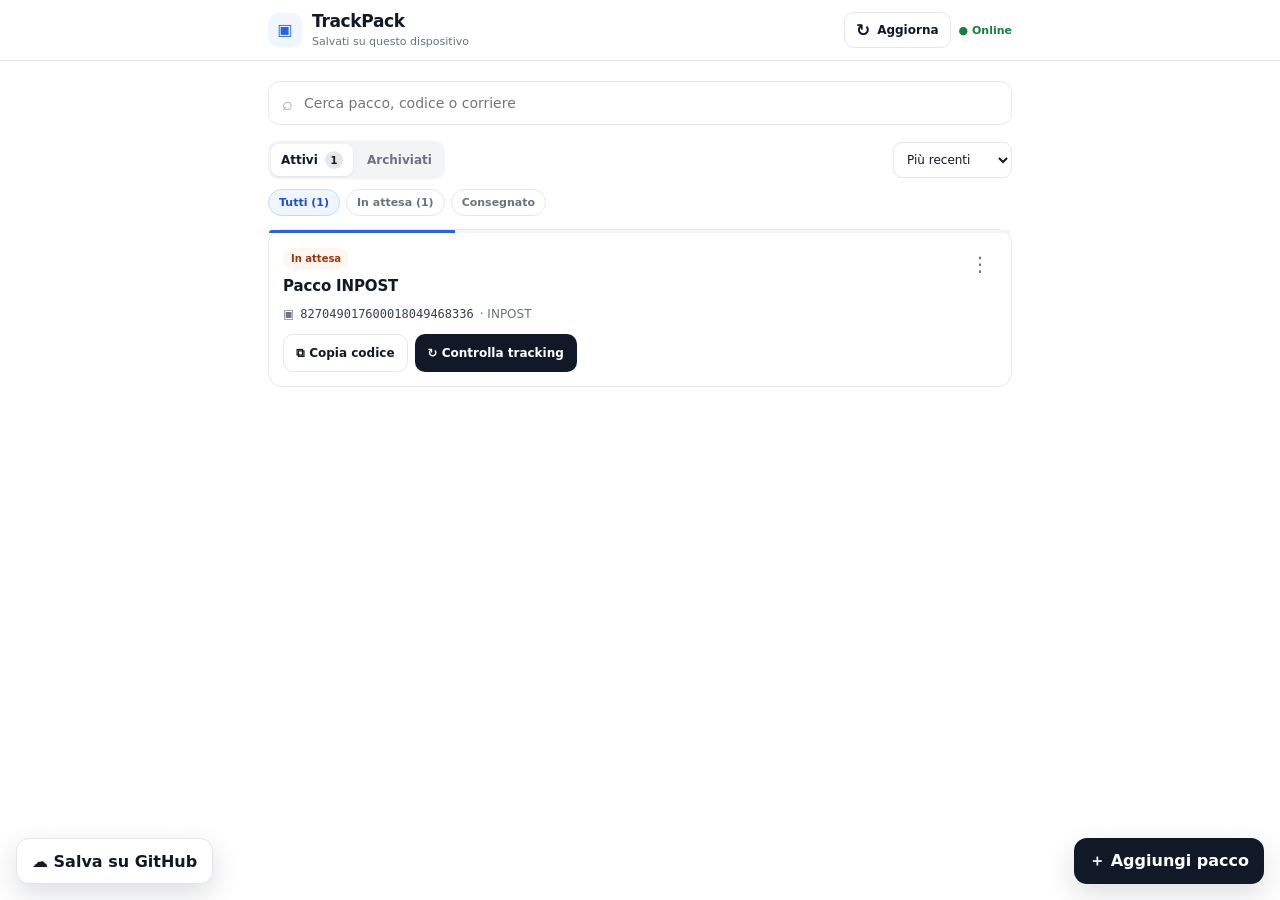
<file: index.html>
<!doctype html>
<html lang="it">
<head>
  <meta charset="utf-8">
  <meta name="viewport" content="width=device-width,initial-scale=1,viewport-fit=cover">
  <meta name="theme-color" content="#ffffff">
  <meta name="description" content="Gestisci e controlla i codici tracking dei tuoi pacchi.">
  <meta name="apple-mobile-web-app-capable" content="yes">
  <meta name="apple-mobile-web-app-status-bar-style" content="default">
  <meta name="apple-mobile-web-app-title" content="TrackPack">
  <link rel="manifest" href="./manifest.json">
  <link rel="icon" href="./icon.svg" type="image/svg+xml">
  <link rel="apple-touch-icon" href="./icon.svg">
  <link rel="stylesheet" href="./app.css?v=minimal4">
  <link rel="stylesheet" href="./tracking-status.css?v=minimal4">
  <title>TrackPack</title>
</head>
<body>
  <header class="topbar">
    <div class="topbar-inner">
      <div class="brand">
        <div class="brand-icon" aria-hidden="true">▣</div>
        <div>
          <h1>TrackPack</h1>
          <p id="storageLabel">Salvati su questo dispositivo</p>
        </div>
      </div>
      <div class="header-actions">
        <button id="forceRefreshButton" class="refresh-button" type="button" aria-label="Aggiorna tracking e carica l'ultima versione di TrackPack" title="Aggiorna tracking e applicazione">
          <span class="refresh-icon" aria-hidden="true">↻</span>
          <span class="refresh-label">Aggiorna</span>
        </button>
        <div class="connection" id="connectionStatus" aria-live="polite">● Online</div>
      </div>
    </div>
  </header>

  <main class="container">
    <div class="warning hidden" id="storageWarning" role="alert">
      Il browser sta bloccando il salvataggio locale. Le modifiche potrebbero non essere conservate.
    </div>

    <label class="search-wrap" aria-label="Cerca pacchi">
      <span aria-hidden="true">⌕</span>
      <input id="searchInput" type="search" placeholder="Cerca pacco, codice o corriere" autocomplete="off">
    </label>

    <section class="toolbar" aria-label="Visualizzazione e ordinamento">
      <div class="tabs" role="tablist" aria-label="Pacchi">
        <button class="tab active" data-view="active" role="tab" aria-selected="true">Attivi <span id="activeCount" class="count">0</span></button>
        <button class="tab" data-view="archived" role="tab" aria-selected="false">Archiviati</button>
      </div>
      <label class="sort-label">
        <span class="sr-only">Ordina</span>
        <select id="sortSelect">
          <option value="dateDesc">Più recenti</option>
          <option value="dateAsc">Meno recenti</option>
          <option value="nameAsc">Nome A–Z</option>
          <option value="nameDesc">Nome Z–A</option>
        </select>
      </label>
    </section>

    <nav class="filters" id="statusFilters" aria-label="Filtra per stato"></nav>
    <section id="packageList" class="package-list" aria-live="polite"></section>
  </main>

  <button id="githubSyncFab" class="sync-fab" type="button">☁ Salva su GitHub</button>
  <button class="fab" id="openAddDialog" type="button">＋ <span>Aggiungi pacco</span></button>
  <div id="toast" class="toast hidden" role="status" aria-live="polite"></div>

  <dialog id="addDialog" class="modal">
    <form id="addForm" method="dialog">
      <div class="modal-head">
        <div><h2>Nuovo pacco</h2><p>Inserisci il codice e scegli il corriere.</p></div>
        <button class="icon-button" type="button" data-close="addDialog" aria-label="Chiudi">×</button>
      </div>
      <label class="field">
        <span>Codice tracking <b>*</b></span>
        <input id="trackingCode" maxlength="100" placeholder="Codice spedizione" autocomplete="off" required>
        <small>I codici numerici di 24 cifre vengono proposti automaticamente come INPOST.</small>
      </label>
      <fieldset class="field">
        <legend>Corriere <b>*</b></legend>
        <div class="carrier-grid" id="carrierGrid"></div>
        <input type="hidden" id="carrier" required>
      </fieldset>
      <label class="field">
        <span>Nome del pacco <em>(opzionale)</em></span>
        <input id="description" maxlength="255" placeholder="Es. Scarpe estive">
      </label>
      <details class="advanced">
        <summary>Dettagli avanzati</summary>
        <div class="advanced-grid">
          <label class="field"><span>Mittente</span><input id="origin" maxlength="255" placeholder="Es. Milano"></label>
          <label class="field"><span>Destinatario</span><input id="destination" maxlength="255" placeholder="Es. Roma"></label>
          <label class="field"><span>Consegna stimata</span><input id="estimatedDelivery" type="date"></label>
        </div>
      </details>
      <p class="form-error hidden" id="formError" role="alert"></p>
      <div class="modal-actions">
        <button class="button secondary" type="button" data-close="addDialog">Annulla</button>
        <button class="button primary" type="submit">Salva</button>
      </div>
    </form>
  </dialog>

  <dialog id="renameDialog" class="modal small">
    <form id="renameForm" method="dialog">
      <div class="modal-head">
        <div><h2>Rinomina pacco</h2><p>Scegli un nome facile da riconoscere.</p></div>
        <button class="icon-button" type="button" data-close="renameDialog" aria-label="Chiudi">×</button>
      </div>
      <label class="field"><span>Nome</span><input id="renameInput" maxlength="255" required></label>
      <div class="modal-actions">
        <button class="button secondary" type="button" data-close="renameDialog">Annulla</button>
        <button class="button primary" type="submit">Salva</button>
      </div>
    </form>
  </dialog>

  <dialog id="statusDialog" class="modal small">
    <form id="statusForm" method="dialog">
      <div class="modal-head">
        <div><h2>Aggiorna stato</h2><p id="statusDescription"></p></div>
        <button class="icon-button" type="button" data-close="statusDialog" aria-label="Chiudi">×</button>
      </div>
      <label class="field">
        <span>Nuovo stato</span>
        <select id="statusSelect">
          <option value="pending">In attesa</option>
          <option value="delivered">Consegnato</option>
        </select>
      </label>
      <div class="modal-actions">
        <button class="button secondary" type="button" data-close="statusDialog">Annulla</button>
        <button class="button primary" type="submit">Salva</button>
      </div>
    </form>
  </dialog>

  <dialog id="deleteDialog" class="modal small">
    <form id="deleteForm" method="dialog">
      <div class="modal-head"><div><h2>Elimina pacco</h2><p id="deleteDescription"></p></div></div>
      <div class="modal-actions">
        <button class="button secondary" type="button" data-close="deleteDialog">Annulla</button>
        <button class="button danger" type="submit">Elimina</button>
      </div>
    </form>
  </dialog>

  <dialog id="trackingDialog" class="modal">
    <div class="dialog-panel">
      <div class="modal-head">
        <div><h2>Tracking</h2><p id="trackingDialogCode"></p></div>
        <button class="icon-button" type="button" data-close="trackingDialog" aria-label="Chiudi">×</button>
      </div>
      <div id="trackingContent" aria-live="polite"></div>
    </div>
  </dialog>

  <dialog id="syncDialog" class="modal">
    <form id="syncForm" method="dialog">
      <div class="modal-head">
        <div><h2>Sincronizzazione GitHub</h2><p>Salva i pacchi cifrati nel repository TrackPack.</p></div>
        <button class="icon-button" type="button" data-close="syncDialog" aria-label="Chiudi">×</button>
      </div>
      <div class="sync-note">
        Usa un token fine-grained limitato al repository <strong>TrackPack</strong> con permesso <strong>Contents: Read and write</strong>. Token e password non vengono caricati nel repository.
      </div>
      <label class="field"><span>Token GitHub</span><input id="githubTokenInput" type="password" autocomplete="off" placeholder="github_pat_…" required></label>
      <label class="field"><span>Password di cifratura</span><input id="githubPassInput" type="password" minlength="10" autocomplete="current-password" placeholder="Almeno 10 caratteri" required></label>
      <label class="check-row"><input id="rememberGithubSync" type="checkbox"> Ricorda token e password su questo dispositivo</label>
      <div id="syncMessage" class="sync-message hidden" role="status"></div>
      <div class="modal-actions sync-actions">
        <button class="button secondary" id="pullRemote" type="button">Scarica da GitHub</button>
        <button class="button secondary" id="disconnectGithubSync" type="button">Disconnetti</button>
        <button class="button primary" type="submit">Collega e sincronizza</button>
      </div>
    </form>
  </dialog>

  <template id="emptyTemplate">
    <div class="empty-state"><div aria-hidden="true">▣</div><h2>Nessun pacco</h2><p></p></div>
  </template>

  <script src="./refresh-tools.js?v=minimal4"></script>
  <script src="./sync-guard.js?v=minimal4"></script>
  <script src="./app.js?v=minimal4" defer></script>
  <script src="./tracking-status.js?v=minimal4" defer></script>
  <script src="./tracking-links.js?v=minimal4" defer></script>
</body>
</html>
</file>
<file: app.css>
:root{
  color-scheme:light;
  font-family:Inter,ui-sans-serif,system-ui,-apple-system,BlinkMacSystemFont,"Segoe UI",sans-serif;
  --accent:#2563eb;
  --accent-dark:#1d4ed8;
  --text:#111827;
  --muted:#6b7280;
  --line:#e5e7eb;
  --soft:#f8fafc;
  --surface:#ffffff;
  --success:#15803d;
  --warning:#a16207;
  --danger:#b91c1c;
}
*{box-sizing:border-box}
html{background:var(--surface)}
body{margin:0;min-height:100vh;padding-bottom:96px;background:var(--surface);color:var(--text)}
button,input,select{font:inherit}
button{cursor:pointer}
.hidden{display:none!important}
.sr-only{position:absolute;width:1px;height:1px;padding:0;margin:-1px;overflow:hidden;clip:rect(0,0,0,0);white-space:nowrap;border:0}

.topbar{position:sticky;top:0;z-index:30;border-bottom:1px solid var(--line);background:rgba(255,255,255,.96);backdrop-filter:blur(14px)}
.topbar-inner{max-width:780px;margin:auto;padding:12px 18px;display:flex;align-items:center;justify-content:space-between;gap:14px}
.brand{display:flex;align-items:center;gap:10px;min-width:0}
.brand-icon{width:34px;height:34px;border-radius:10px;display:grid;place-items:center;background:#eff6ff;color:var(--accent);font-size:16px;font-weight:900}
.brand h1{font-size:17px;line-height:1.15;margin:0;letter-spacing:-.02em}
.brand p{max-width:250px;margin:3px 0 0;color:var(--muted);font-size:11px;white-space:nowrap;overflow:hidden;text-overflow:ellipsis}
.header-actions{display:flex;align-items:center;gap:8px;flex:0 0 auto}
.connection{font-size:11px;font-weight:700;color:var(--success);white-space:nowrap}
.connection.offline{color:var(--warning)}
.refresh-button{height:36px;border:1px solid var(--line);border-radius:10px;background:#fff;color:var(--text);padding:0 11px;display:inline-flex;align-items:center;gap:7px;font-size:12px;font-weight:700}
.refresh-button:hover{background:var(--soft)}
.refresh-button:disabled{opacity:.6;cursor:wait}
.refresh-button.is-refreshing .refresh-icon{animation:trackpack-spin .75s linear infinite}
.refresh-icon{display:inline-block;font-size:17px;line-height:1}

.container{max-width:780px;margin:auto;padding:20px 18px}
.warning{padding:11px 12px;border:1px solid #fed7aa;border-radius:10px;background:#fff7ed;color:#9a3412;font-size:12px;margin-bottom:14px}
.search-wrap{height:44px;border:1px solid var(--line);border-radius:12px;background:#fff;display:flex;align-items:center;gap:9px;padding:0 13px}
.search-wrap:focus-within{border-color:#93c5fd;box-shadow:0 0 0 3px #eff6ff}
.search-wrap span{font-size:18px;color:#9ca3af}
.search-wrap input{border:0;outline:0;width:100%;font-size:14px;background:transparent;color:var(--text)}
.toolbar{display:flex;align-items:center;justify-content:space-between;gap:12px;margin:16px 0 10px}
.tabs{display:flex;gap:4px;padding:3px;border-radius:10px;background:#f3f4f6;min-width:0}
.tab{border:0;border-radius:8px;background:transparent;padding:7px 10px;font-size:12px;font-weight:700;color:var(--muted);white-space:nowrap}
.tab.active{background:#fff;color:var(--text);box-shadow:0 1px 2px rgba(15,23,42,.08)}
.count{display:inline-grid;place-items:center;min-width:18px;height:18px;padding:0 4px;margin-left:3px;border-radius:999px;background:#e5e7eb;font-size:10px}
.sort-label select{height:36px;border:1px solid var(--line);border-radius:9px;background:#fff;padding:0 9px;color:var(--text);font-size:12px}
.filters{display:flex;gap:6px;overflow:auto;padding-bottom:5px;margin-bottom:8px;scrollbar-width:none}
.filters::-webkit-scrollbar{display:none}
.filter{border:1px solid var(--line);border-radius:999px;background:#fff;padding:6px 10px;font-size:11px;font-weight:700;color:var(--muted);white-space:nowrap}
.filter.active{border-color:#bfdbfe;background:#eff6ff;color:var(--accent-dark)}

.package-list{display:grid;gap:10px}
.package-card{position:relative;background:#fff;border:1px solid var(--line);border-radius:14px;overflow:visible}
.progress-track{height:3px;border-radius:14px 14px 0 0;background:#f3f4f6;overflow:hidden}
.progress-bar{height:100%;background:var(--accent);transition:width .25s ease}
.package-card.delivered .progress-bar{background:#16a34a}
.card-inner{padding:14px;overflow:visible}
.card-head{display:flex;align-items:flex-start;justify-content:space-between;gap:12px}
.card-title-wrap{min-width:0}
.package-title{font-size:15px;line-height:1.35;margin:7px 0 0;overflow-wrap:anywhere;letter-spacing:-.01em}
.badge{display:inline-flex;align-items:center;min-height:21px;border-radius:999px;padding:0 8px;font-size:10px;font-weight:800}
.badge.pending{background:#fff7ed;color:#9a3412}
.badge.delivered{background:#f0fdf4;color:#166534}
.card-menu{position:relative;z-index:5;flex:0 0 auto}
.card-menu[open]{z-index:100}
.card-menu summary{list-style:none;width:34px;height:34px;border:0;border-radius:9px;display:grid;place-items:center;font-size:20px;background:#fff;color:var(--muted)}
.card-menu summary:hover{background:var(--soft)}
.card-menu summary::-webkit-details-marker{display:none}
.menu-pop{position:absolute;right:0;top:38px;z-index:100;min-width:165px;max-width:calc(100vw - 36px);padding:5px;background:#fff;border:1px solid var(--line);border-radius:11px;box-shadow:0 16px 36px rgba(15,23,42,.14)}
.menu-pop button{display:block;width:100%;border:0;background:transparent;border-radius:7px;padding:9px 10px;text-align:left;font-size:12px;color:var(--text)}
.menu-pop button:hover{background:var(--soft)}
.menu-pop .delete-action{color:var(--danger)}
.meta{display:grid;gap:6px;margin:11px 0 13px;color:var(--muted);font-size:12px}
.meta-row{display:flex;align-items:flex-start;gap:6px;min-width:0;flex-wrap:wrap}
.meta-row .mono{font-family:ui-monospace,SFMono-Regular,Menlo,monospace;overflow-wrap:anywhere;word-break:break-all;color:#374151}
.card-actions{display:flex;gap:7px;flex-wrap:wrap}
.button{min-height:38px;border:1px solid transparent;border-radius:10px;padding:0 12px;font-weight:750;font-size:12px;display:inline-flex;align-items:center;justify-content:center;text-decoration:none;text-align:center}
.button.primary{background:var(--text);color:#fff}
.button.primary:hover{background:#000}
.button.secondary{background:#fff;border-color:var(--line);color:var(--text)}
.button.secondary:hover{background:var(--soft)}
.button.danger{background:#fef2f2;color:#991b1b}
.button:disabled{opacity:.55;cursor:not-allowed}

.fab,.sync-fab{position:fixed;bottom:calc(16px + env(safe-area-inset-bottom));z-index:50;min-height:46px;border-radius:13px;padding:0 15px;font-weight:800;box-shadow:0 10px 28px rgba(15,23,42,.14)}
.fab{right:16px;border:0;background:var(--text);color:#fff}
.sync-fab{left:16px;background:#fff;color:var(--text);border:1px solid var(--line);max-width:calc(100vw - 190px);white-space:nowrap;overflow:hidden;text-overflow:ellipsis}
.sync-fab[data-state="ok"]{background:#f0fdf4;border-color:#bbf7d0;color:#166534}
.sync-fab[data-state="syncing"]{background:#eff6ff;border-color:#bfdbfe;color:#1d4ed8}
.sync-fab[data-state="error"]{background:#fef2f2;border-color:#fecaca;color:#991b1b}
.toast{position:fixed;left:50%;bottom:calc(76px + env(safe-area-inset-bottom));z-index:200;transform:translateX(-50%);max-width:calc(100vw - 32px);padding:10px 13px;border-radius:10px;background:#111827;color:#fff;font-size:12px;box-shadow:0 12px 30px rgba(15,23,42,.2)}

.modal{width:min(540px,calc(100vw - 24px));max-height:calc(100vh - 24px);border:1px solid var(--line);border-radius:16px;padding:0;background:#fff;box-shadow:0 24px 70px rgba(15,23,42,.22);overflow:auto}
.modal.small{width:min(420px,calc(100vw - 24px))}
.modal::backdrop{background:rgba(15,23,42,.38);backdrop-filter:blur(2px)}
.modal form,.dialog-panel{padding:18px}
.modal-head{display:flex;align-items:flex-start;justify-content:space-between;gap:14px;margin-bottom:14px}
.modal-head h2{font-size:17px;margin:0}
.modal-head p{font-size:12px;color:var(--muted);margin:4px 0 0;overflow-wrap:anywhere}
.icon-button{width:34px;height:34px;border:1px solid var(--line);border-radius:9px;background:#fff;font-size:20px;line-height:1}
.field{display:grid;gap:6px;margin-top:12px}
.field span,.field legend{font-size:12px;font-weight:800}
.field b{color:var(--danger)}
.field em{font-weight:400;color:var(--muted)}
.field input,.field select{width:100%;min-height:42px;border:1px solid #d1d5db;border-radius:10px;padding:0 11px;background:#fff;color:var(--text);outline:0}
.field input:focus,.field select:focus{border-color:#93c5fd;box-shadow:0 0 0 3px #eff6ff}
.field small{font-size:11px;color:var(--muted);line-height:1.4}
fieldset.field{border:0;padding:0;margin-inline:0}
.carrier-grid{display:grid;grid-template-columns:repeat(3,minmax(0,1fr));gap:7px}
.carrier-option{min-height:38px;border:1px solid var(--line);border-radius:9px;background:#fff;padding:6px 7px;font-size:11px;font-weight:700}
.carrier-option.selected{border-color:#93c5fd;background:#eff6ff;color:var(--accent-dark)}
.advanced{margin-top:13px;border:1px solid var(--line);border-radius:10px;padding:10px 11px}
.advanced summary{font-size:12px;font-weight:800}
.advanced-grid{display:grid;gap:2px}
.form-error{padding:9px 11px;border-radius:9px;background:#fef2f2;color:#991b1b;font-size:12px;margin:12px 0 0}
.modal-actions{display:flex;justify-content:flex-end;gap:8px;margin-top:16px;flex-wrap:wrap}
.sync-actions{justify-content:space-between}
.sync-note{padding:11px;border-radius:9px;background:var(--soft);color:#4b5563;font-size:11px;line-height:1.5}
.check-row{display:flex;align-items:center;gap:8px;margin-top:12px;font-size:12px;color:#4b5563}
.check-row input{width:17px;height:17px}
.sync-message{padding:9px 11px;border-radius:9px;background:#eff6ff;color:#1d4ed8;font-size:12px;margin-top:11px;line-height:1.45}
.sync-message.error{background:#fef2f2;color:#991b1b}
.empty-state{text-align:center;padding:44px 20px;color:var(--muted)}
.empty-state div{font-size:30px}
.empty-state h2{color:var(--text);font-size:16px;margin:8px 0 4px}
.empty-state p{font-size:12px;margin:0}
.live-summary,.live-place,.live-error{padding:12px;border:1px solid var(--line);border-radius:10px;background:var(--soft);font-size:12px;line-height:1.45}
.live-summary strong{display:block;font-size:15px}
.live-summary span{display:block;margin-top:4px;color:var(--muted)}
.live-timeline{display:grid;margin-top:10px}
.live-event{position:relative;padding:0 0 16px 24px}
.live-event:before{content:"";position:absolute;left:5px;top:6px;width:7px;height:7px;border-radius:50%;background:var(--accent);box-shadow:0 0 0 3px #dbeafe}
.live-event:not(:last-child):after{content:"";position:absolute;left:8px;top:16px;bottom:0;width:1px;background:#dbeafe}
.live-event strong{display:block;font-size:13px}
.live-event time{display:block;margin-top:3px;color:var(--muted);font-size:11px}
.live-loading{padding:26px 8px;text-align:center;color:var(--muted);font-size:13px}

@keyframes trackpack-spin{to{transform:rotate(360deg)}}

@media(max-width:560px){
  .topbar-inner,.container{padding-left:14px;padding-right:14px}
  .brand p{max-width:145px}
  .refresh-label{display:none}
  .refresh-button{width:36px;padding:0;justify-content:center}
  .connection{display:none}
  .toolbar{align-items:stretch;flex-direction:column}
  .sort-label select{width:100%}
  .carrier-grid{grid-template-columns:repeat(2,minmax(0,1fr))}
  .card-actions{display:grid;grid-template-columns:1fr 1fr}
  .sync-fab{left:12px;max-width:calc(100vw - 178px);font-size:11px;padding:0 12px}
  .fab{right:12px;padding:0 14px}
  .modal-actions .button{flex:1}
  .sync-actions{display:grid;grid-template-columns:1fr 1fr}
  .sync-actions .primary{grid-column:1/-1}
}
@media(max-width:370px){
  .fab span{display:none}
  .sync-fab{max-width:215px}
}
</file>
<file: tracking-status.css>
.package-card[data-tracking-state="label_created"] .badge,
.package-card[data-tracking-state="unknown"] .badge{
  background:#f3f4f6;
  color:#4b5563;
}
.package-card[data-tracking-state="in_transit"] .badge{
  background:#eff6ff;
  color:#1d4ed8;
}
.package-card[data-tracking-state="out_for_delivery"] .badge{
  background:#eef2ff;
  color:#4338ca;
}
.package-card[data-tracking-state="exception"] .badge{
  background:#fff7ed;
  color:#c2410c;
}
.package-card[data-tracking-state="delivered"] .badge{
  background:#f0fdf4;
  color:#166534;
}
.package-card[data-tracking-state="exception"] .progress-bar{background:#ea580c}
.package-card[data-tracking-state="delivered"] .progress-bar{background:#16a34a}
.tracking-result-row{
  margin-top:2px;
  padding-top:8px;
  border-top:1px solid #f1f5f9;
  color:#6b7280;
  line-height:1.45;
}
.tracking-result-row strong{color:#374151;font-weight:750}
</file>
